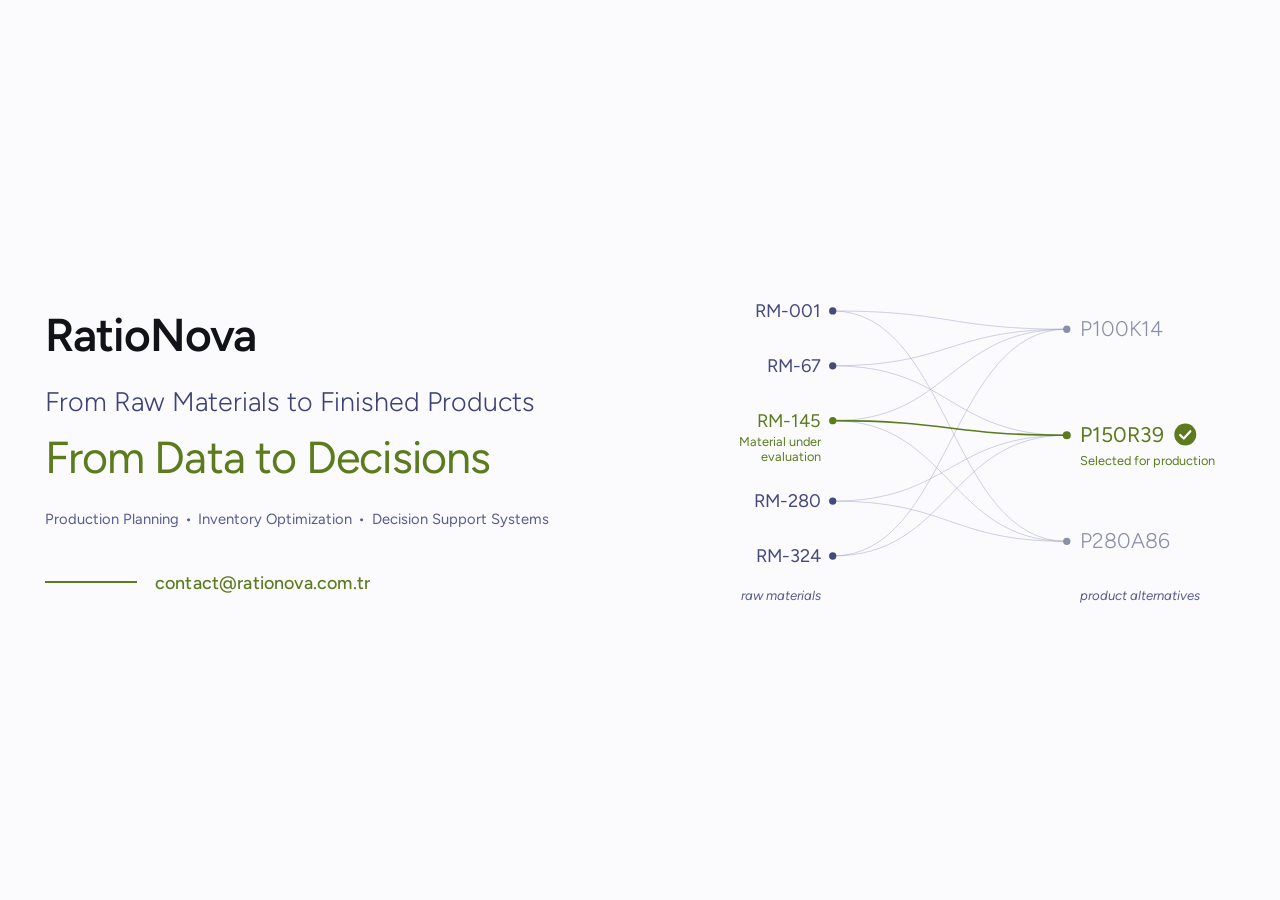
<file: index.html>
<!DOCTYPE html>
<html lang="en">
<head>
  <meta charset="UTF-8">
  <meta name="viewport" content="width=device-width, initial-scale=1.0">
  <title>RatioNova | From Data to Decisions</title>
  <meta name="description" content="RatioNova – üretim planlama, stok optimizasyonu ve karar destek sistemleri.">
  <link rel="canonical" href="https://rationova.com.tr/">

  <meta property="og:type" content="website">
  <meta property="og:title" content="RatioNova | From Data to Decisions">
  <meta property="og:description" content="From Raw Materials to Finished Products.">
  <meta property="og:url" content="https://rationova.com.tr/">
  <meta property="og:image" content="https://rationova.com.tr/logo.jpg">
  <meta property="og:locale" content="tr_TR">

  <link rel="preconnect" href="https://fonts.googleapis.com">
  <link rel="preconnect" href="https://fonts.gstatic.com" crossorigin>
  <link rel="stylesheet" href="https://fonts.googleapis.com/css2?family=Figtree:wght@300;400;500;600&display=swap">
  <style>
:root {
  --navy: #3d4174;
  --blue: #45497e;
  --teal: #5b7b1d;
  --lav: #575b8e;
  --muted: #74779c;
  --bg: #fbfbfd;
}
* { box-sizing: border-box; }
html, body { margin: 0; height: 100%; }
body {
  min-height: 100vh; min-height: 100svh;
  display: flex; flex-direction: column;
  background: var(--bg);
  color: var(--navy);
  font-family: "Figtree", "DM Sans", system-ui, -apple-system, "Segoe UI", Roboto, Arial, sans-serif;
  -webkit-font-smoothing: antialiased;
}

.stage {
  flex: 1;
  display: grid;
  grid-template-columns: minmax(0, 1.15fr) minmax(0, 1fr);
  align-items: center;
  gap: clamp(56px, 7vw, 128px);
  width: 100%; max-width: 1560px;
  margin: 0 auto;
  padding: clamp(32px, 6vh, 72px) clamp(20px, 3.5vw, 56px);
}

.brand { margin: 0 0 clamp(14px, 2.4vh, 22px); font-size: clamp(2rem, 3.6vw, 2.9rem); font-weight: 600; letter-spacing: -0.02em; color: #111318; }
.line1 { margin: 0; font-size: clamp(1.15rem, 2.1vw, 1.75rem); font-weight: 300; color: var(--navy); }
.line2 { margin: 0.35em 0 0; font-size: clamp(2.2rem, 3.5vw, 3.6rem); white-space: nowrap; font-weight: 400; line-height: 1.05; letter-spacing: -0.02em; color: var(--teal); }
.areas { margin: clamp(18px, 3vh, 30px) 0 0; font-size: clamp(0.9rem, 1.15vw, 1.1rem); white-space: nowrap; font-weight: 400; color: var(--lav); line-height: 1.6; }
.areas span { white-space: nowrap; }
.areas b { font-weight: 400; margin: 0 0.15em; }

.soon { display: flex; align-items: center; gap: 18px; margin-top: clamp(26px, 4.5vh, 44px); }
.soon::before { content: ""; width: 92px; height: 1.5px; background: var(--teal); flex-shrink: 0; }
.soon a { font-size: clamp(1.02rem, 1.4vw, 1.2rem); font-weight: 500; color: var(--teal); letter-spacing: 0.01em; text-decoration: none; }
.soon a:hover { text-decoration: underline; text-underline-offset: 4px; }

/* Diyagram */
.flow { width: 100%; height: auto; display: block; overflow: visible; }
.flow text { font-family: inherit; }
.rm { font-size: 25px; fill: var(--blue); font-weight: 400; }
.fg { font-size: 29px; fill: #8a8fa8; font-weight: 300; }
.fg.sel { fill: var(--teal); font-weight: 400; }
.note { font-size: 17.5px; fill: var(--teal); }
.cap { font-size: 18px; fill: var(--lav); font-style: italic; }
.edge { fill: none; stroke: #a4a7c8; stroke-width: 1.3; opacity: .55; }
.edge.hi { stroke: var(--teal); stroke-width: 2.2; opacity: 1; }

@media (prefers-reduced-motion: no-preference) {
  .edge { stroke-dasharray: 600; stroke-dashoffset: 600; animation: draw 1.6s ease-out forwards; }
  .edge:nth-of-type(2) { animation-delay: .1s } .edge:nth-of-type(3) { animation-delay: .2s }
  .edge:nth-of-type(4) { animation-delay: .3s } .edge:nth-of-type(5) { animation-delay: .4s }
  .edge:nth-of-type(6) { animation-delay: .5s } .edge:nth-of-type(7) { animation-delay: .6s }
  .edge:nth-of-type(8) { animation-delay: .7s } .edge:nth-of-type(9) { animation-delay: .8s } .edge:nth-of-type(10) { animation-delay: .9s }
  .edge.hi { animation-delay: 1s; animation-duration: 1.2s; }
  .check, .sel-note { opacity: 0; animation: fade .6s ease-out 2.1s forwards; }
}
@keyframes draw { to { stroke-dashoffset: 0; } }
@keyframes fade { to { opacity: 1; } }


@media (max-width: 1060px) {
  .stage { grid-template-columns: minmax(0, 1fr); gap: 36px; align-content: center; }
  .line2, .areas { white-space: normal; }
  .areas span { display: block; white-space: normal; }
  .areas b { display: none; }
  .flow { max-width: 520px; margin: 0 auto; }
}
  </style>
</head>
<body>
  <main class="stage">
    <section>
      <h1 class="brand">RatioNova</h1>
      <p class="line1">From Raw Materials to Finished Products</p>
      <p class="line2">From Data to Decisions</p>
      <p class="areas"><span>Production Planning</span> <b>•</b> <span>Inventory Optimization</span> <b>•</b> <span>Decision Support Systems</span></p>
      <div class="soon"><a href="mailto:contact@rationova.com.tr">contact@rationova.com.tr</a></div>
    </section>

    <svg class="flow" viewBox="0 0 700 440" role="img" aria-label="Hammaddelerden ürün alternatiflerine karar diyagramı">
      <path class="edge" d="M150 30 C 310 30, 310 55, 470 55"/>
      <path class="edge" d="M150 30 C 310 30, 310 345, 470 345"/>
      <path class="edge" d="M150 105 C 310 105, 310 200, 470 200"/>
      <path class="edge" d="M150 105 C 310 105, 310 55, 470 55"/>
      <path class="edge" d="M150 180 C 310 180, 310 55, 470 55"/>
      <path class="edge" d="M150 180 C 310 180, 310 345, 470 345"/>
      <path class="edge" d="M150 290 C 310 290, 310 200, 470 200"/>
      <path class="edge" d="M150 290 C 310 290, 310 345, 470 345"/>
      <path class="edge" d="M150 365 C 310 365, 310 55, 470 55"/>
      <path class="edge" d="M150 365 C 310 365, 310 200, 470 200"/>
      <path class="edge hi" d="M150 180 C 310 180, 310 200, 470 200"/>
      <circle cx="150" cy="30" r="5" fill="#45497e"/>
      <circle cx="150" cy="105" r="5" fill="#45497e"/>
      <circle cx="150" cy="180" r="5" fill="#5b7b1d"/>
      <circle cx="150" cy="290" r="5" fill="#45497e"/>
      <circle cx="150" cy="365" r="5" fill="#45497e"/>
      <circle cx="470" cy="55" r="5" fill="#8a8fa8"/>
      <circle cx="470" cy="200" r="5.5" fill="#5b7b1d"/>
      <circle cx="470" cy="345" r="5" fill="#8a8fa8"/>
      <text class="rm" x="134" y="38" text-anchor="end">RM-001</text>
      <text class="rm" x="134" y="113" text-anchor="end">RM-67</text>
      <text class="rm" x="134" y="188" text-anchor="end" style="fill:#5b7b1d">RM-145</text>
      <text class="rm" x="134" y="298" text-anchor="end">RM-280</text>
      <text class="rm" x="134" y="373" text-anchor="end">RM-324</text>
      <text class="note" x="134" y="214" text-anchor="end">Material under</text>
      <text class="note" x="134" y="235" text-anchor="end">evaluation</text>
      <text class="fg" x="488" y="64">P100K14</text>
      <text class="fg sel" x="488" y="209" id="selp">P150R39</text>
      <text class="fg" x="488" y="354">P280A86</text>
      <g class="check" id="chk" transform="translate(0,0)"><circle cx="632" cy="199" r="15" fill="#5b7b1d"/><path d="M625 199.5 l5 5 l9 -10" fill="none" stroke="#fff" stroke-width="3" stroke-linecap="round" stroke-linejoin="round"/></g>
      <text class="note sel-note" x="488" y="241">Selected for production</text>
      <text class="cap" x="134" y="425" text-anchor="end">raw materials</text>
      <text class="cap" x="488" y="425">product alternatives</text>
    </svg>
  </main>
</body>
</html>
</file>
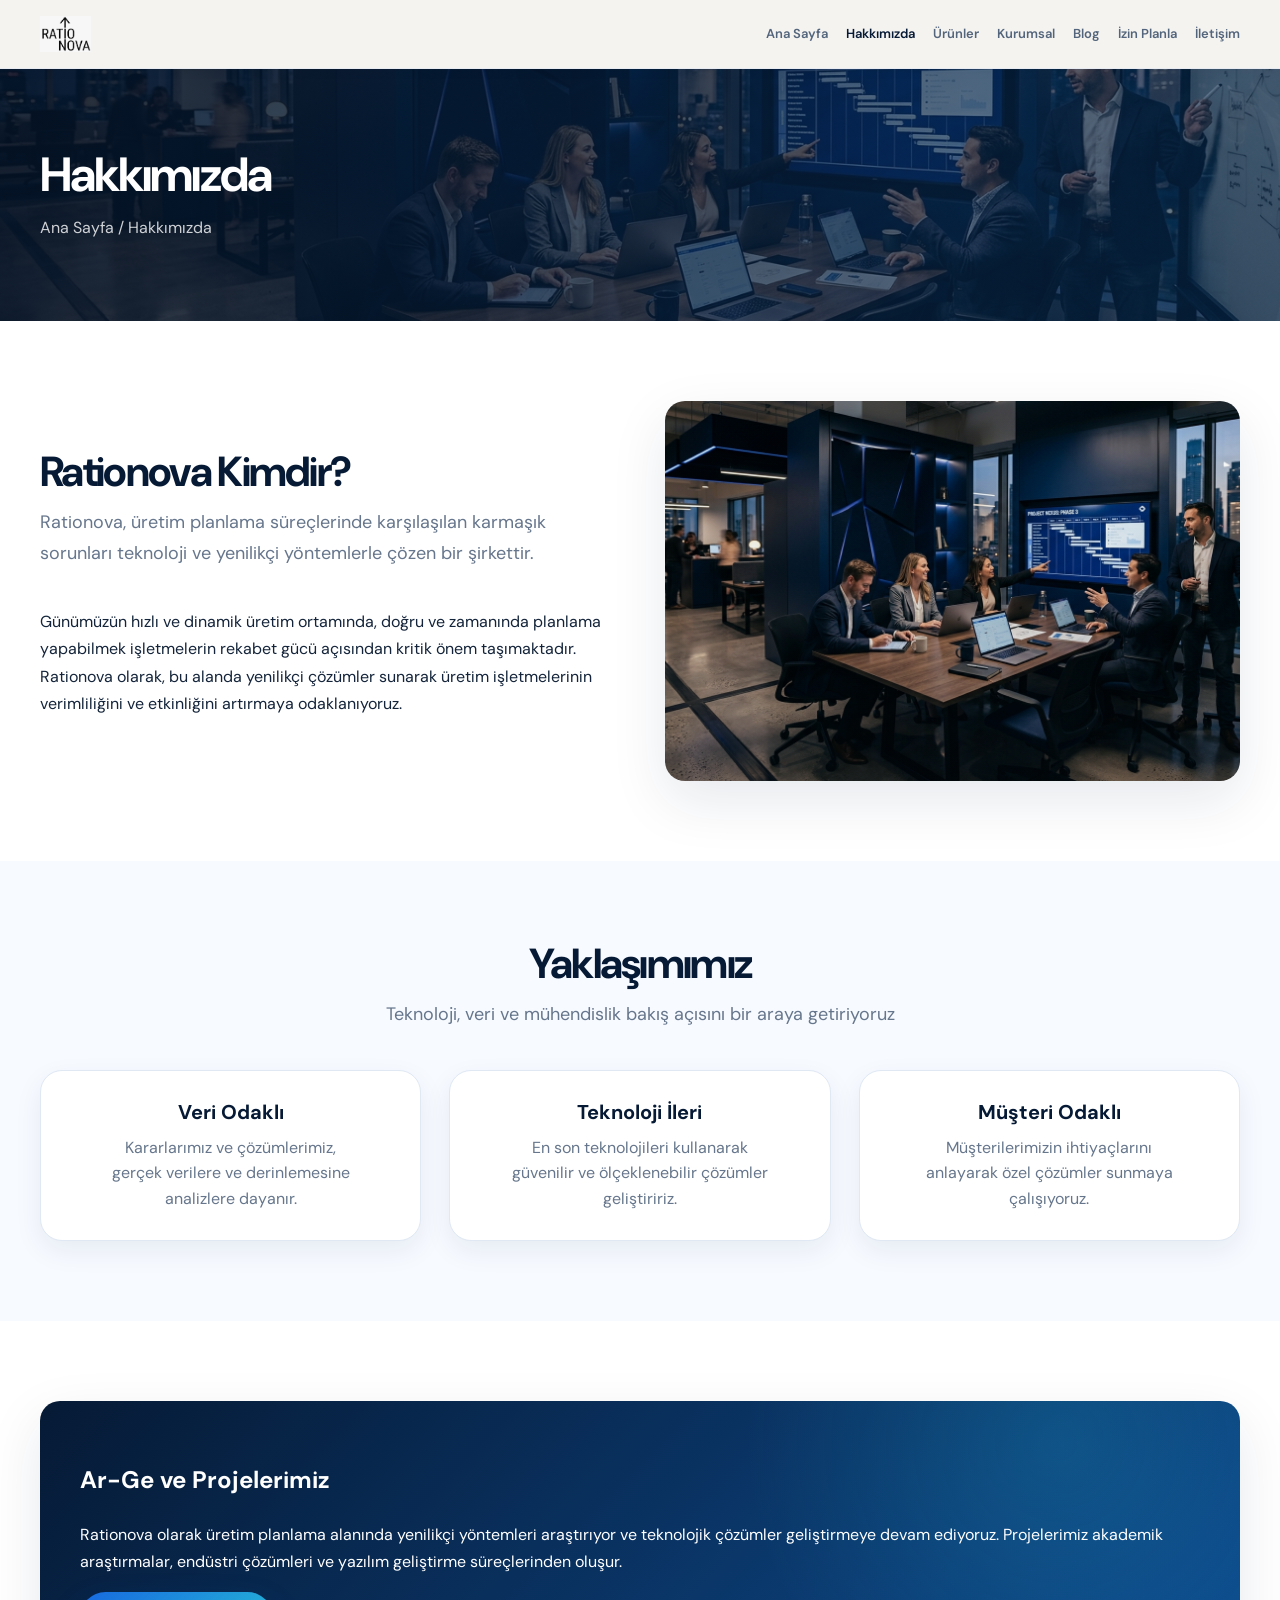
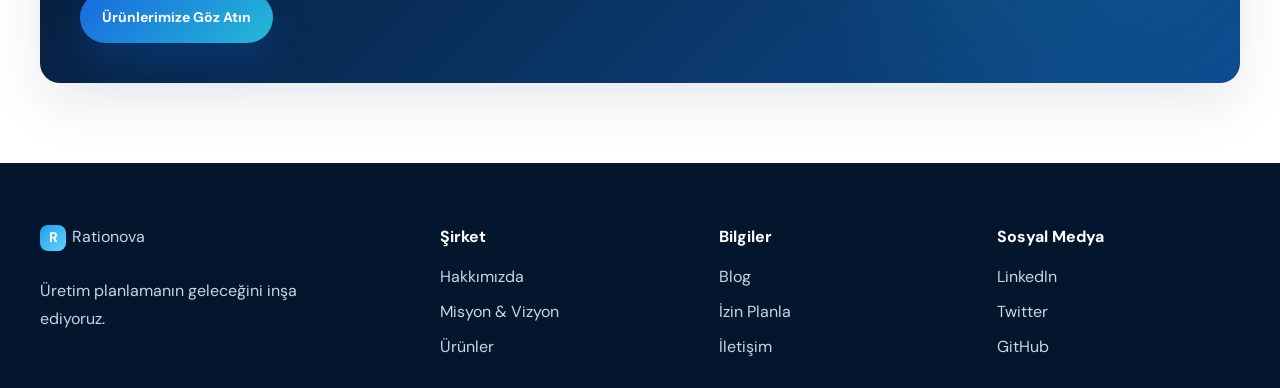
<file: hakkimizda.html>
<!DOCTYPE html>
<html lang="tr">
<head>
  <meta charset="UTF-8">
  <meta name="viewport" content="width=device-width, initial-scale=1.0">
  <title>Hakkımızda | Rationova</title>
  <link rel="stylesheet" href="style.css">
</head>
<body>
  <header class="site-header">
    <div class="container nav">
      <a class="logo" href="index.html"><img src="logo.jpg" alt="Rationova logosu"></a>
      <button class="menu-toggle" aria-label="Menüyü aç">☰</button>
      <nav class="nav-links">
        <a href="index.html">Ana Sayfa</a>
        <a class="active" href="hakkimizda.html">Hakkımızda</a>
        <a href="urunler.html">Ürünler</a>
        <a href="misyon-vizyon.html">Kurumsal</a>
        <a href="blog.html">Blog</a>
        <a href="izin-planla.html">İzin Planla</a>
        <a href="iletisim.html">İletişim</a>
      </nav>
    </div>
  </header>

  <section class="page-hero about-page-hero">
    <div class="container">
      <h1>Hakkımızda</h1>
      <p>Ana Sayfa / Hakkımızda</p>
    </div>
  </section>

  <section class="section">
    <div class="container">
      <div class="grid-2">
        <div>
          <div class="section-heading">
            <h2>Rationova Kimdir?</h2>
            <p>Rationova, üretim planlama süreçlerinde karşılaşılan karmaşık sorunları teknoloji ve yenilikçi yöntemlerle çözen bir şirkettir.</p>
          </div>
          <p>Günümüzün hızlı ve dinamik üretim ortamında, doğru ve zamanında planlama yapabilmek işletmelerin rekabet gücü açısından kritik önem taşımaktadır. Rationova olarak, bu alanda yenilikçi çözümler sunarak üretim işletmelerinin verimliliğini ve etkinliğini artırmaya odaklanıyoruz.</p>
        </div>
        <div class="image-panel about-image"></div>
      </div>
    </div>
  </section>

  <section class="section section-light">
    <div class="container">
      <div class="section-heading center">
        <h2>Yaklaşımımız</h2>
        <p>Teknoloji, veri ve mühendislik bakış açısını bir araya getiriyoruz</p>
      </div>
      <div class="grid-3">
        <div class="card">
          <h3>Veri Odaklı</h3>
          <p>Kararlarımız ve çözümlerimiz, gerçek verilere ve derinlemesine analizlere dayanır.</p>
        </div>
        <div class="card">
          <h3>Teknoloji İleri</h3>
          <p>En son teknolojileri kullanarak güvenilir ve ölçeklenebilir çözümler geliştiririz.</p>
        </div>
        <div class="card">
          <h3>Müşteri Odaklı</h3>
          <p>Müşterilerimizin ihtiyaçlarını anlayarak özel çözümler sunmaya çalışıyoruz.</p>
        </div>
      </div>
    </div>
  </section>

  <section class="section">
    <div class="container">
      <div class="product-feature">
        <h2>Ar-Ge ve Projelerimiz</h2>
        <p>Rationova olarak üretim planlama alanında yenilikçi yöntemleri araştırıyor ve teknolojik çözümler geliştirmeye devam ediyoruz. Projelerimiz akademik araştırmalar, endüstri çözümleri ve yazılım geliştirme süreçlerinden oluşur.</p>
        <a href="urunler.html" class="btn btn-primary">Ürünlerimize Göz Atın</a>
      </div>
    </div>
  </section>

  <footer class="site-footer">
    <div class="container">
      <div class="footer-grid">
        <div>
          <a class="logo footer-logo" href="index.html"><span class="logo-mark">R</span>Rationova</a>
          <p>Üretim planlamanın geleceğini inşa ediyoruz.</p>
        </div>
        <div>
          <h4>Şirket</h4>
          <a href="hakkimizda.html">Hakkımızda</a>
          <a href="misyon-vizyon.html">Misyon & Vizyon</a>
          <a href="urunler.html">Ürünler</a>
        </div>
        <div>
          <h4>Bilgiler</h4>
          <a href="blog.html">Blog</a>
          <a href="izin-planla.html">İzin Planla</a>
          <a href="iletisim.html">İletişim</a>
        </div>
        <div>
          <h4>Sosyal Medya</h4>
          <a href="#">LinkedIn</a>
          <a href="#">Twitter</a>
          <a href="#">GitHub</a>
        </div>
      </div>
    </div>
  </footer>

  <script src="script.js"></script>
</body>
</html>
</file>
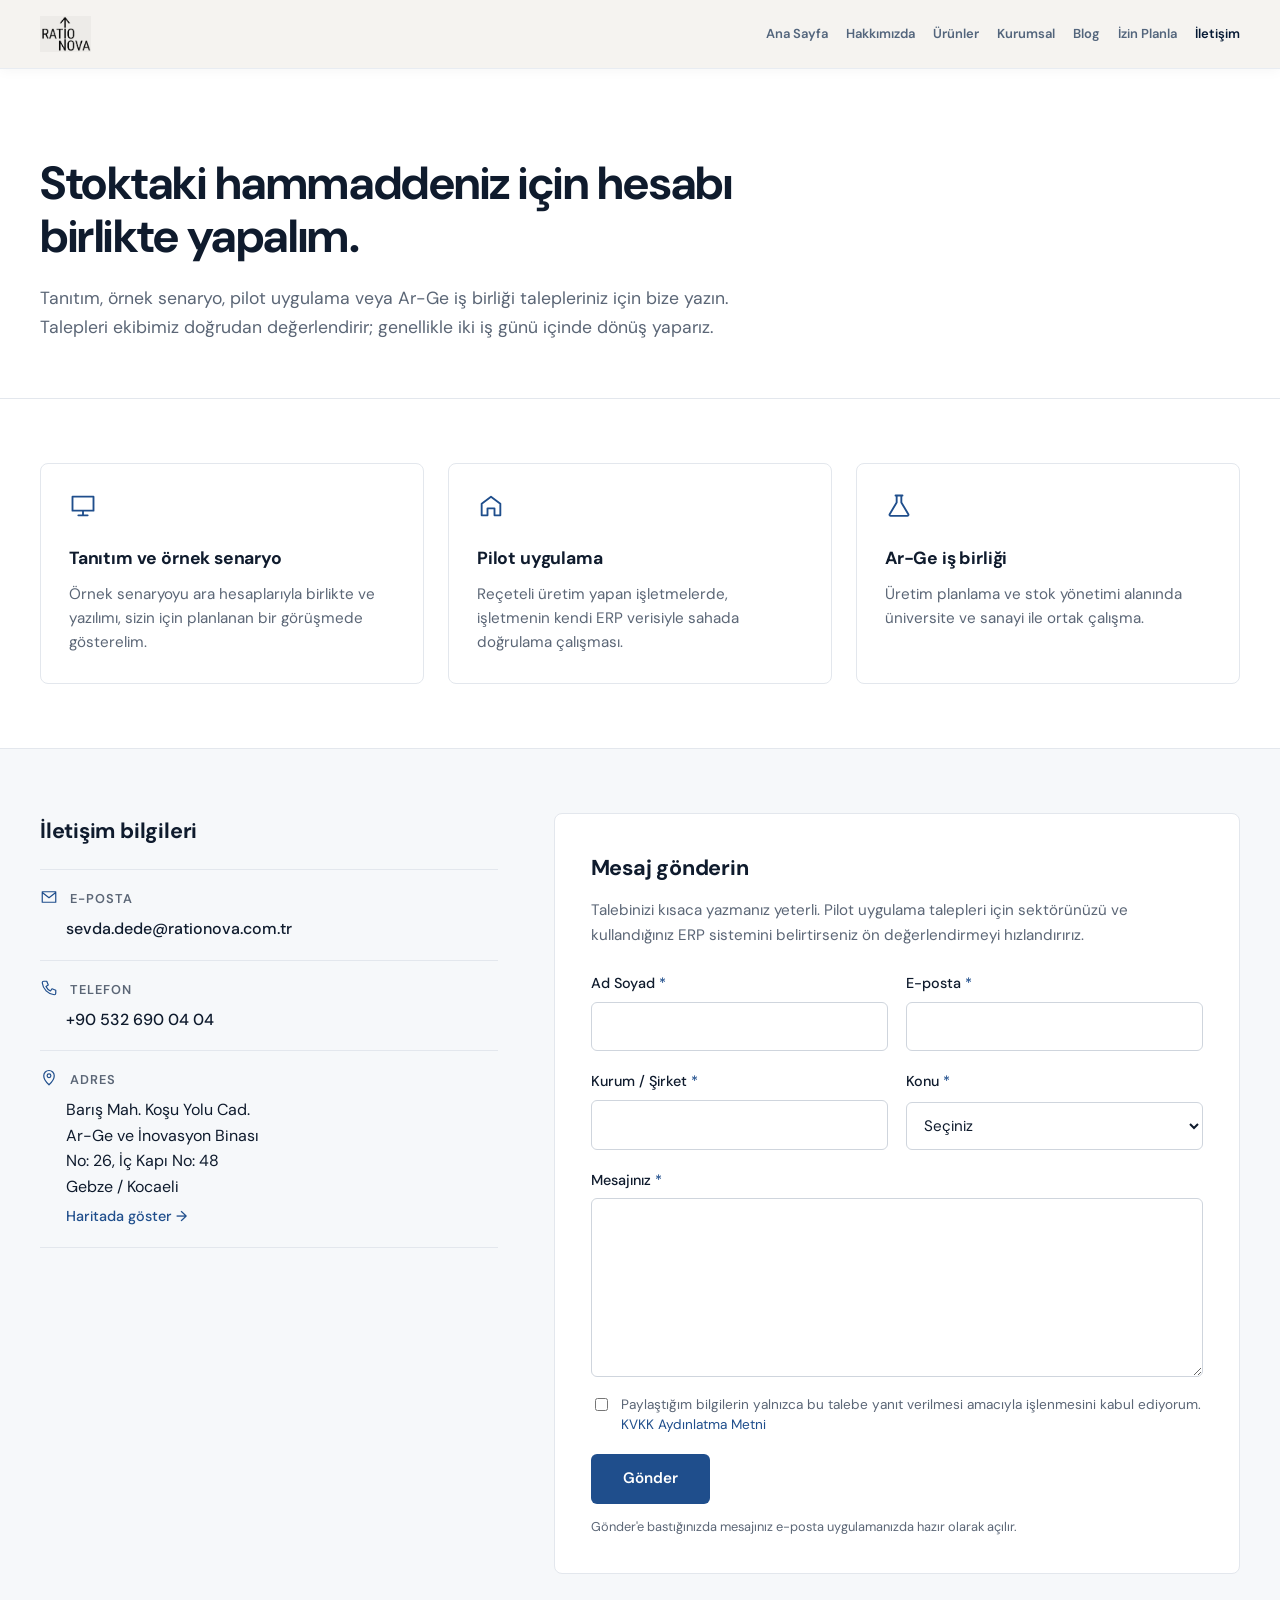
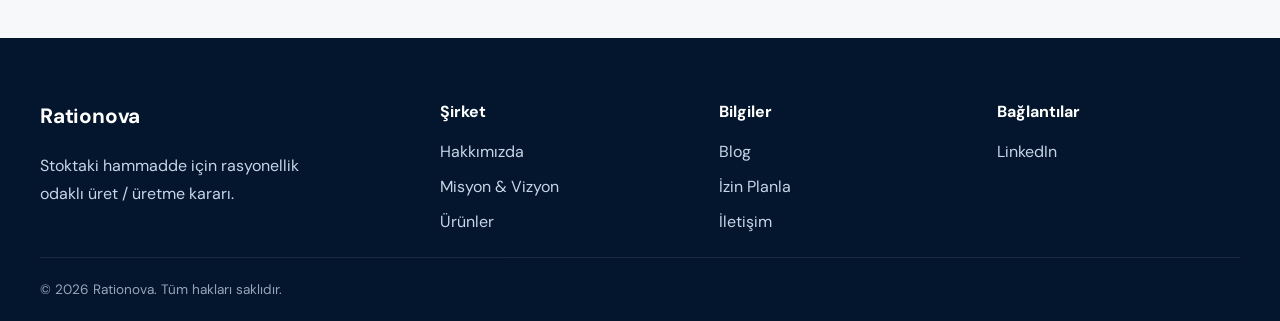
<file: iletisim.html>
<!DOCTYPE html>
<html lang="tr">
<head>
  <meta charset="UTF-8">
  <meta name="viewport" content="width=device-width, initial-scale=1.0">
  <title>İletişim | Rationova</title>
  <meta name="description" content="Rationova ile iletişime geçin: ürün tanıtımı, pilot uygulama ve Ar-Ge iş birliği talepleri için. Gebze / Kocaeli.">
  <link rel="canonical" href="https://rationova.com.tr/iletisim.html">

  <!-- Paylaşım önizlemesi (LinkedIn, WhatsApp vb.) -->
  <meta property="og:type" content="website">
  <meta property="og:title" content="İletişim | Rationova">
  <meta property="og:description" content="Stoktaki hammaddeler için izlenebilir üret / üretme kararı. Demo ve pilot uygulama talepleriniz için bize ulaşın.">
  <meta property="og:url" content="https://rationova.com.tr/iletisim.html">
  <meta property="og:image" content="https://rationova.com.tr/logo.jpg">
  <meta property="og:locale" content="tr_TR">

  <link rel="preconnect" href="https://fonts.googleapis.com">
  <link rel="preconnect" href="https://fonts.gstatic.com" crossorigin>
  <link rel="stylesheet" href="https://fonts.googleapis.com/css2?family=DM+Sans:opsz,wght@9..40,400;9..40,500;9..40,600;9..40,700&display=swap">
  <link rel="stylesheet" href="style.css">
  <style>
/* ============================================================
   Rationova – İletişim sayfası
   style.css'ten SONRA yüklenir. Tüm kurallar cx- önekiyle
   sınırlıdır; sitenin diğer sayfalarını etkilemez.
   ============================================================ */

.page-contact {
  --cx-ink: #0f1b2d;          /* ana metin */
  --cx-muted: #5b6676;        /* ikincil metin */
  --cx-line: #e3e7ed;         /* çizgiler */
  --cx-bg: #ffffff;
  --cx-bg-alt: #f6f8fa;
  --cx-accent: #1f4e8c;       /* kurumsal mavi – logonuzun rengine göre değiştirin */
  --cx-accent-dark: #163a69;
  --cx-error: #b42318;
  --cx-radius: 8px;
  font-family: "DM Sans", system-ui, -apple-system, "Segoe UI", Roboto, Arial, sans-serif;
  color: var(--cx-ink);
  background: var(--cx-bg);
}

.page-contact .site-header .logo img { mix-blend-mode: multiply; }

.page-contact h1,
.page-contact h2 { color: var(--cx-ink); letter-spacing: -0.01em; }

/* Erişilebilirlik: klavye kullanıcıları için atlama bağlantısı */
.skip-link {
  position: absolute; left: -9999px; top: 0;
  background: var(--cx-ink); color: #fff; padding: 8px 14px; z-index: 100;
}
.skip-link:focus { left: 16px; top: 16px; }

/* ---------- Başlık alanı ---------- */
.cx-hero {
  padding: 88px 0 56px;
  border-bottom: 1px solid var(--cx-line);
}
.cx-eyebrow {
  margin: 0 0 12px;
  font-size: 0.8rem; font-weight: 600;
  text-transform: uppercase; letter-spacing: 0.12em;
  color: var(--cx-accent);
}
.cx-hero h1 {
  margin: 0 0 20px;
  font-size: clamp(2rem, 4vw, 2.9rem);
  line-height: 1.15; font-weight: 700;
  max-width: 22ch;
}
.cx-lead {
  margin: 0; max-width: 60ch;
  font-size: 1.1rem; line-height: 1.65;
  color: var(--cx-muted);
}

/* ---------- Bölümler ---------- */
.cx-section { padding: 64px 0; }
.cx-section--alt {
  background: var(--cx-bg-alt);
  border-top: 1px solid var(--cx-line);
}

/* ---------- Konu kartları ---------- */
.cx-topics {
  display: grid;
  grid-template-columns: repeat(3, 1fr);
  gap: 24px;
}
.cx-topic {
  padding: 28px;
  border: 1px solid var(--cx-line);
  border-radius: var(--cx-radius);
  background: var(--cx-bg);
}
.cx-topic h2 { margin: 16px 0 8px; font-size: 1.1rem; }
.cx-topic p  { margin: 0; color: var(--cx-muted); line-height: 1.6; font-size: 0.95rem; }

.cx-icon {
  width: 28px; height: 28px;
  fill: none; stroke: var(--cx-accent);
  stroke-width: 1.6; stroke-linecap: round; stroke-linejoin: round;
}
.cx-icon--sm { width: 18px; height: 18px; vertical-align: -3px; margin-right: 8px; }

/* ---------- İki sütun: bilgiler + form ---------- */
.cx-grid {
  display: grid;
  grid-template-columns: 1fr 1.5fr;
  gap: 56px;
  align-items: start;
}
.cx-info h2, .cx-form-wrap h2 { margin: 0 0 20px; font-size: 1.35rem; }

.cx-list { margin: 0; }
.cx-item {
  padding: 18px 0;
  border-bottom: 1px solid var(--cx-line);
}
.cx-item:first-child { border-top: 1px solid var(--cx-line); }
.cx-item dt {
  font-size: 0.8rem; font-weight: 600;
  text-transform: uppercase; letter-spacing: 0.08em;
  color: var(--cx-muted); margin-bottom: 6px;
}
.cx-item dd { margin: 0 0 0 26px; line-height: 1.6; }
.cx-item address { font-style: normal; }
.cx-item a { color: var(--cx-ink); text-decoration: none; font-weight: 500; }
.cx-item a:hover { color: var(--cx-accent); text-decoration: underline; }
.cx-link { display: inline-block; margin-top: 6px; font-size: 0.9rem; color: var(--cx-accent) !important; }

/* ---------- Form ---------- */
.cx-form-wrap {
  background: var(--cx-bg);
  border: 1px solid var(--cx-line);
  border-radius: var(--cx-radius);
  padding: 36px;
}
.cx-muted { color: var(--cx-muted); line-height: 1.6; margin: -8px 0 24px; font-size: 0.95rem; }

.cx-form { display: grid; gap: 18px; }
.cx-row { display: grid; grid-template-columns: 1fr 1fr; gap: 18px; }
.cx-field { display: grid; gap: 6px; }
.cx-field label { font-size: 0.9rem; font-weight: 500; }
.cx-field label span { color: var(--cx-accent); }

.cx-field input,
.cx-field select,
.cx-field textarea {
  width: 100%; box-sizing: border-box;
  padding: 11px 13px;
  font: inherit; font-size: 0.95rem; color: var(--cx-ink);
  background: #fff;
  border: 1px solid #cfd5dd; border-radius: 6px;
  transition: border-color .15s, box-shadow .15s;
}
.cx-field textarea { resize: vertical; min-height: 140px; }
.cx-field input:focus,
.cx-field select:focus,
.cx-field textarea:focus {
  outline: none;
  border-color: var(--cx-accent);
  box-shadow: 0 0 0 3px rgba(31, 78, 140, 0.15);
}
.cx-form--checked :invalid { border-color: var(--cx-error); }

.cx-check { display: flex; gap: 10px; align-items: flex-start; font-size: 0.85rem; line-height: 1.5; color: var(--cx-muted); }
.cx-check input { margin-top: 3px; accent-color: var(--cx-accent); }
.cx-check a { color: var(--cx-accent); }

.cx-error { margin: 0; color: var(--cx-error); font-size: 0.9rem; }

.cx-btn {
  justify-self: start;
  padding: 12px 32px;
  font: inherit; font-weight: 600; font-size: 0.95rem;
  color: #fff; background: var(--cx-accent);
  border: 0; border-radius: 6px; cursor: pointer;
  transition: background .15s;
}
.cx-btn:hover { background: var(--cx-accent-dark); }
.cx-btn:focus-visible { outline: 3px solid rgba(31, 78, 140, 0.35); outline-offset: 2px; }

.cx-small { margin: -6px 0 0; font-size: 0.8rem; color: var(--cx-muted); }

/* ---------- Altbilgi ek ---------- */
.cx-wordmark {
  display: inline-block; margin-bottom: 8px;
  font-size: 1.3rem; font-weight: 700; letter-spacing: -0.01em;
  color: #fff !important; text-decoration: none;
}
.cx-copy {
  margin: 32px 0 0; padding-top: 20px;
  border-top: 1px solid rgba(127, 127, 127, 0.25);
  font-size: 0.85rem; opacity: 0.75;
  max-width: none !important;
}

/* ---------- Mobil ---------- */
@media (max-width: 900px) {
  .cx-topics { grid-template-columns: 1fr; }
  .cx-grid   { grid-template-columns: 1fr; gap: 40px; }
}
@media (max-width: 600px) {
  .cx-hero { padding: 56px 0 40px; }
  .cx-section { padding: 48px 0; }
  .cx-row { grid-template-columns: 1fr; }
  .cx-form-wrap { padding: 24px 20px; }
  .cx-btn { justify-self: stretch; }
}
  </style>

  <!-- Arama motorları için kurumsal bilgi -->
  <script type="application/ld+json">
  {
    "@context": "https://schema.org",
    "@type": "Organization",
    "name": "Rationova",
    "url": "https://rationova.com.tr",
    "logo": "https://rationova.com.tr/logo.jpg",
    "email": "sevda.dede@rationova.com.tr",
    "telephone": "+90-532-690-0404",
    "address": {
      "@type": "PostalAddress",
      "streetAddress": "Barış Mah. Koşu Yolu Cad. Ar-Ge ve İnovasyon Binası No: 26 İç Kapı No: 48",
      "addressLocality": "Gebze",
      "addressRegion": "Kocaeli",
      "addressCountry": "TR"
    }
  }
  </script>
</head>
<body class="page-contact">
  <a class="skip-link" href="#icerik">İçeriğe geç</a>

  <header class="site-header">
    <div class="container nav">
      <a class="logo" href="index.html" aria-label="Rationova ana sayfa">
        <img src="logo.jpg" alt="Rationova">
      </a>
      <button class="menu-toggle" aria-label="Menüyü aç" aria-expanded="false" aria-controls="ana-menu">☰</button>
      <nav class="nav-links" id="ana-menu" aria-label="Ana menü">
        <a href="index.html">Ana Sayfa</a>
        <a href="hakkimizda.html">Hakkımızda</a>
        <a href="urunler.html">Ürünler</a>
        <a href="misyon-vizyon.html">Kurumsal</a>
        <a href="blog.html">Blog</a>
        <a href="izin-planla.html">İzin Planla</a>
        <a class="active" href="iletisim.html" aria-current="page">İletişim</a>
      </nav>
    </div>
  </header>

  <main id="icerik">

    <!-- Sayfa başlığı -->
    <section class="cx-hero">
      <div class="container">
        <h1>Stoktaki hammaddeniz için hesabı birlikte yapalım.</h1>
        <p class="cx-lead">
          Tanıtım, örnek senaryo, pilot uygulama veya Ar-Ge iş birliği talepleriniz için bize yazın.
          Talepleri ekibimiz doğrudan değerlendirir; genellikle iki iş günü içinde dönüş yaparız.
        </p>
      </div>
    </section>

    <!-- Konu başlıkları -->
    <section class="cx-section">
      <div class="container">
        <div class="cx-topics">
          <article class="cx-topic">
            <svg class="cx-icon" viewBox="0 0 24 24" aria-hidden="true"><path d="M3 4h18v12H3zM8 20h8M12 16v4"/></svg>
            <h2>Tanıtım ve örnek senaryo</h2>
            <p>Örnek senaryoyu ara hesaplarıyla birlikte ve yazılımı, sizin için planlanan bir görüşmede gösterelim.</p>
          </article>
          <article class="cx-topic">
            <svg class="cx-icon" viewBox="0 0 24 24" aria-hidden="true"><path d="M4 20V10l8-6 8 6v10h-5v-6H9v6z"/></svg>
            <h2>Pilot uygulama</h2>
            <p>Reçeteli üretim yapan işletmelerde, işletmenin kendi ERP verisiyle sahada doğrulama çalışması.</p>
          </article>
          <article class="cx-topic">
            <svg class="cx-icon" viewBox="0 0 24 24" aria-hidden="true"><path d="M9 3h6M10 3v6L4 19a1 1 0 0 0 .9 1.5h14.2A1 1 0 0 0 20 19l-6-10V3"/></svg>
            <h2>Ar-Ge iş birliği</h2>
            <p>Üretim planlama ve stok yönetimi alanında üniversite ve sanayi ile ortak çalışma.</p>
          </article>
        </div>
      </div>
    </section>

    <!-- İletişim bilgileri + form -->
    <section class="cx-section cx-section--alt">
      <div class="container cx-grid">

        <aside class="cx-info" aria-labelledby="bilgi-baslik">
          <h2 id="bilgi-baslik">İletişim bilgileri</h2>

          <dl class="cx-list">
            <div class="cx-item">
              <dt>
                <svg class="cx-icon cx-icon--sm" viewBox="0 0 24 24" aria-hidden="true"><path d="M3 5h18v14H3zM3 6l9 7 9-7"/></svg>
                E-posta
              </dt>
              <dd><a href="mailto:sevda.dede@rationova.com.tr">sevda.dede@rationova.com.tr</a></dd>
            </div>

            <div class="cx-item">
              <dt>
                <svg class="cx-icon cx-icon--sm" viewBox="0 0 24 24" aria-hidden="true"><path d="M5 3h4l2 5-3 2a12 12 0 0 0 6 6l2-3 5 2v4a2 2 0 0 1-2 2A18 18 0 0 1 3 5a2 2 0 0 1 2-2z"/></svg>
                Telefon
              </dt>
              <dd><a href="tel:+905326900404">+90 532 690 04 04</a></dd>
            </div>

            <div class="cx-item">
              <dt>
                <svg class="cx-icon cx-icon--sm" viewBox="0 0 24 24" aria-hidden="true"><path d="M12 21s-7-6.2-7-12a7 7 0 0 1 14 0c0 5.8-7 12-7 12z"/><circle cx="12" cy="9" r="2.5"/></svg>
                Adres
              </dt>
              <dd>
                <address>
                  Barış Mah. Koşu Yolu Cad.<br>
                  Ar-Ge ve İnovasyon Binası<br>
                  No: 26, İç Kapı No: 48<br>
                  Gebze / Kocaeli
                </address>
                <a class="cx-link" href="https://www.google.com/maps/search/?api=1&query=Bar%C4%B1%C5%9F+Mah.+Ko%C5%9Fu+Yolu+Cad.+No%3A26+Gebze+Kocaeli" target="_blank" rel="noopener">Haritada göster →</a>
              </dd>
            </div>
          </dl>
        </aside>

        <div class="cx-form-wrap">
          <h2>Mesaj gönderin</h2>
          <p class="cx-muted">Talebinizi kısaca yazmanız yeterli. Pilot uygulama talepleri için sektörünüzü ve kullandığınız ERP sistemini belirtirseniz ön değerlendirmeyi hızlandırırız.</p>

          <form class="cx-form" id="iletisim-formu" novalidate>
            <div class="cx-row">
              <div class="cx-field">
                <label for="ad">Ad Soyad <span aria-hidden="true">*</span></label>
                <input type="text" id="ad" name="ad" autocomplete="name" required>
              </div>
              <div class="cx-field">
                <label for="eposta">E-posta <span aria-hidden="true">*</span></label>
                <input type="email" id="eposta" name="eposta" autocomplete="email" required>
              </div>
            </div>

            <div class="cx-row">
              <div class="cx-field">
                <label for="sirket">Kurum / Şirket <span aria-hidden="true">*</span></label>
                <input type="text" id="sirket" name="sirket" autocomplete="organization" required>
              </div>
              <div class="cx-field">
                <label for="konu">Konu <span aria-hidden="true">*</span></label>
                <select id="konu" name="konu" required>
                  <option value="" selected disabled>Seçiniz</option>
                  <option value="Örnek senaryo talebi" data-kod="senaryo">Örnek senaryo talebi</option>
                  <option value="Tanıtım talebi" data-kod="tanitim">Tanıtım talebi</option>
                  <option value="Pilot uygulama" data-kod="pilot">Pilot uygulama</option>
                  <option value="Ar-Ge iş birliği" data-kod="arge">Ar-Ge iş birliği</option>
                  <option value="Diğer">Diğer</option>
                </select>
              </div>
            </div>

            <div class="cx-field">
              <label for="mesaj">Mesajınız <span aria-hidden="true">*</span></label>
              <textarea id="mesaj" name="mesaj" rows="6" required></textarea>
            </div>

            <div class="cx-check">
              <input type="checkbox" id="kvkk" name="kvkk" required>
              <label for="kvkk">Paylaştığım bilgilerin yalnızca bu talebe yanıt verilmesi amacıyla işlenmesini kabul ediyorum. <a href="kvkk.html">KVKK Aydınlatma Metni</a></label>
            </div>

            <p class="cx-error" id="form-hata" role="alert" hidden>Lütfen yıldızlı alanları doldurun ve onay kutusunu işaretleyin.</p>

            <button type="submit" class="cx-btn">Gönder</button>
            <p class="cx-small">Gönder'e bastığınızda mesajınız e-posta uygulamanızda hazır olarak açılır.</p>
          </form>
        </div>

      </div>
    </section>
  </main>

  <footer class="site-footer">
    <div class="container">
      <div class="footer-grid">
        <div>
          <a class="logo footer-logo cx-wordmark" href="index.html">Rationova</a>
          <p>Stoktaki hammadde için rasyonellik odaklı üret / üretme kararı.</p>
        </div>
        <div>
          <h4>Şirket</h4>
          <a href="hakkimizda.html">Hakkımızda</a>
          <a href="misyon-vizyon.html">Misyon &amp; Vizyon</a>
          <a href="urunler.html">Ürünler</a>
        </div>
        <div>
          <h4>Bilgiler</h4>
          <a href="blog.html">Blog</a>
          <a href="izin-planla.html">İzin Planla</a>
          <a href="iletisim.html">İletişim</a>
        </div>
        <div>
          <h4>Bağlantılar</h4>
          <!-- Gerçek LinkedIn şirket sayfası adresiyle değiştirin; hesap yoksa bu satırı silin -->
          <a href="https://www.linkedin.com/company/rationova" target="_blank" rel="noopener">LinkedIn</a>
        </div>
      </div>
      <p class="cx-copy">© <span id="yil">2026</span> Rationova. Tüm hakları saklıdır.</p>
    </div>
  </footer>

  <script src="script.js"></script>
  <script>
    // Statik site (GitHub Pages) için form: mesajı e-posta uygulamasında hazırlar.
    (function () {
      var form = document.getElementById('iletisim-formu');
      var hata = document.getElementById('form-hata');
      var hedef = 'sevda.dede@rationova.com.tr';
      document.getElementById('yil').textContent = new Date().getFullYear();

      // Ana sayfadaki bağlantılardan gelen konuyu otomatik seç (ör. iletisim.html?konu=senaryo)
      try {
        var kod = new URLSearchParams(window.location.search).get('konu');
        if (kod) {
          var secenek = document.querySelector('#konu option[data-kod="' + kod + '"]');
          if (secenek) secenek.selected = true;
        }
      } catch (err) {}

      form.addEventListener('submit', function (e) {
        e.preventDefault();
        if (!form.checkValidity()) {
          hata.hidden = false;
          form.classList.add('cx-form--checked');
          return;
        }
        hata.hidden = true;
        var v = function (id) { return document.getElementById(id).value.trim(); };
        var konu = 'Web sitesi: ' + v('konu') + (v('sirket') ? ' – ' + v('sirket') : '');
        var govde = v('mesaj') + '\n\n—\n' + v('ad') +
                    (v('sirket') ? '\n' + v('sirket') : '') + '\n' + v('eposta');
        window.location.href = 'mailto:' + hedef +
          '?subject=' + encodeURIComponent(konu) +
          '&body=' + encodeURIComponent(govde);
      });
    })();
  </script>
</body>
</html>
</file>
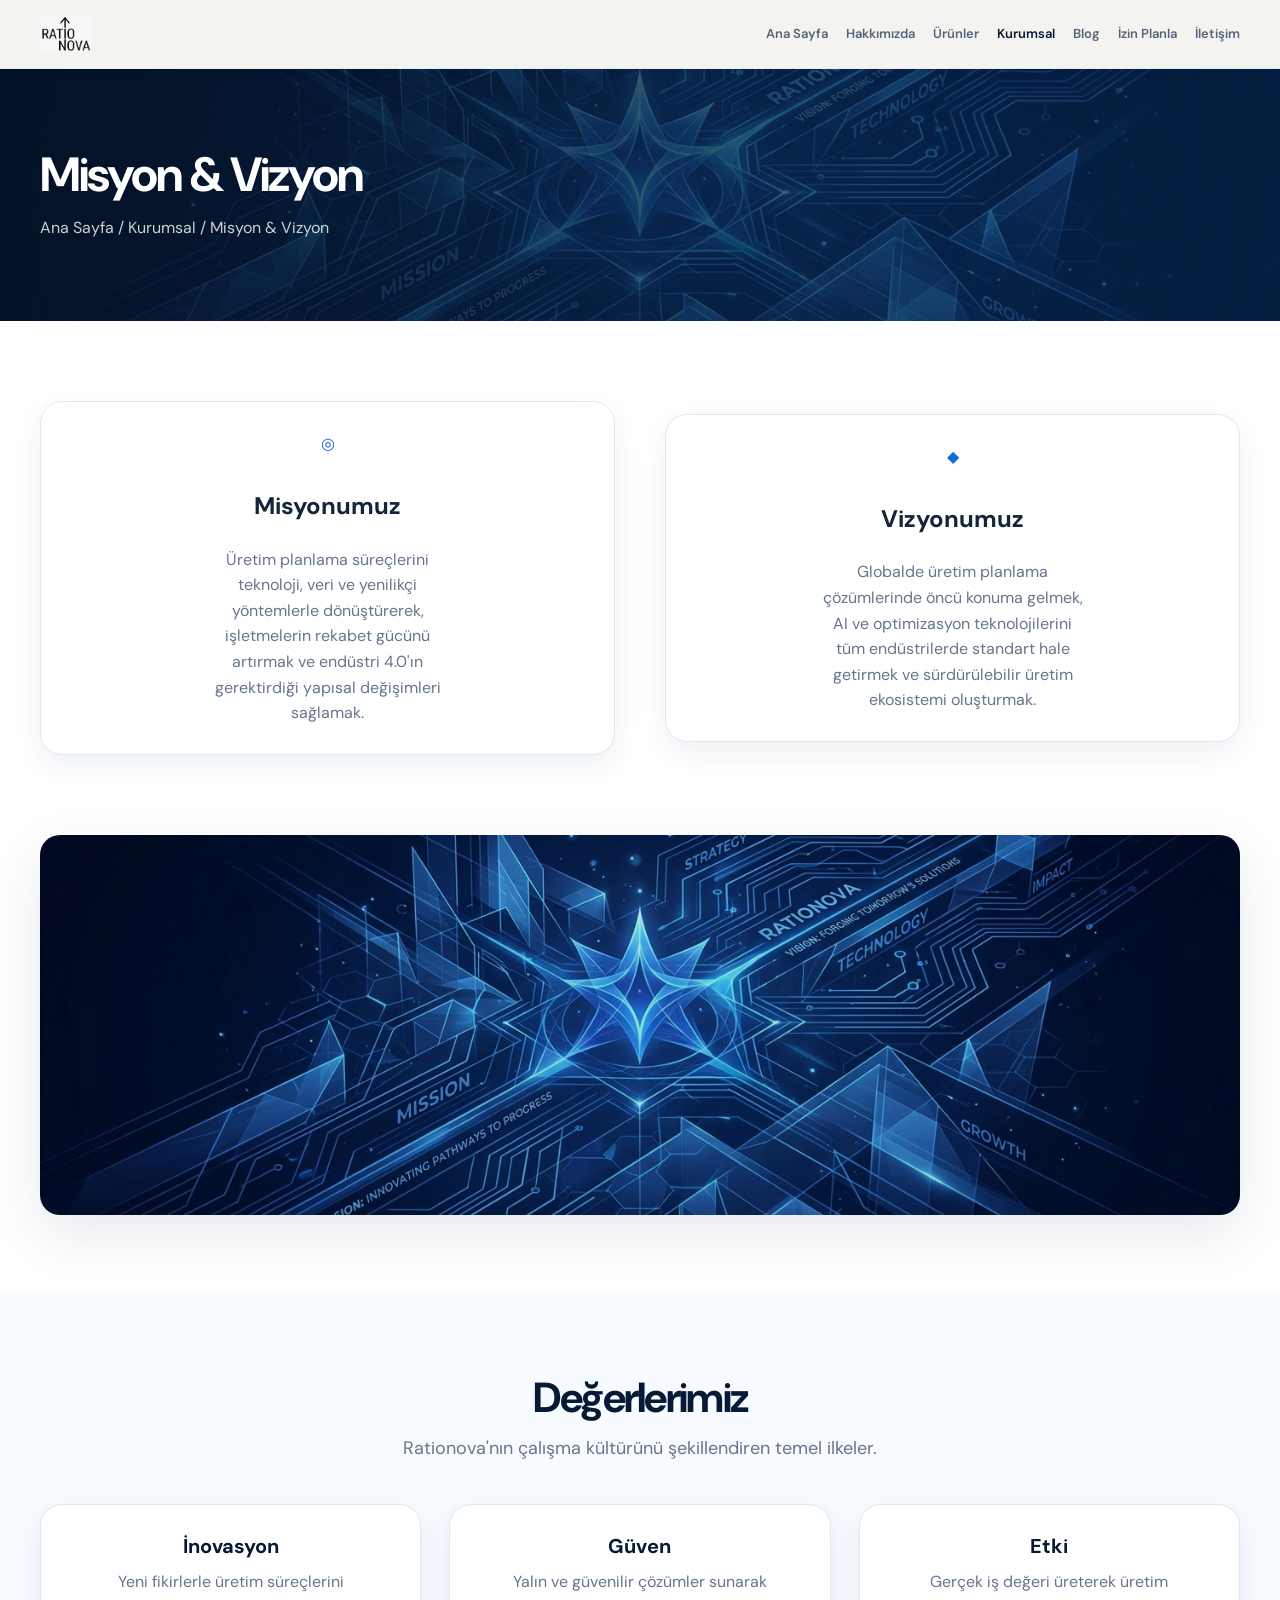
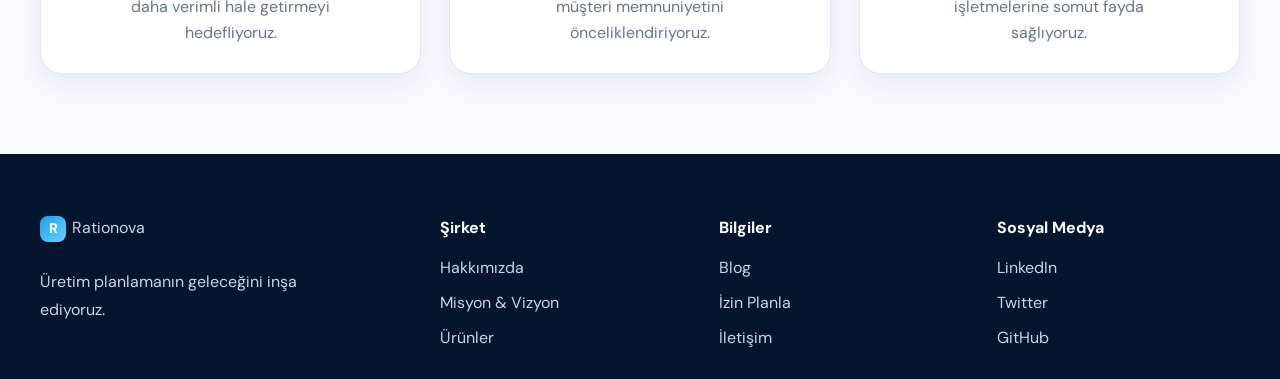
<file: misyon-vizyon.html>
<!DOCTYPE html>
<html lang="tr">
<head>
  <meta charset="UTF-8">
  <meta name="viewport" content="width=device-width, initial-scale=1.0">
  <title>Misyon & Vizyon | Rationova</title>
  <link rel="stylesheet" href="style.css">
</head>
<body>
  <header class="site-header">
    <div class="container nav">
      <a class="logo" href="index.html"><img src="logo.jpg" alt="Rationova logosu"></a>
      <button class="menu-toggle" aria-label="Menüyü aç">☰</button>
      <nav class="nav-links">
        <a href="index.html">Ana Sayfa</a>
        <a href="hakkimizda.html">Hakkımızda</a>
        <a href="urunler.html">Ürünler</a>
        <a class="active" href="misyon-vizyon.html">Kurumsal</a>
        <a href="blog.html">Blog</a>
        <a href="izin-planla.html">İzin Planla</a>
        <a href="iletisim.html">İletişim</a>
      </nav>
    </div>
  </header>

  <section class="page-hero mission-page-hero">
    <div class="container">
      <h1>Misyon & Vizyon</h1>
      <p>Ana Sayfa / Kurumsal / Misyon & Vizyon</p>
    </div>
  </section>

  <section class="section">
    <div class="container">
      <div class="grid-2">
        <div class="card">
          <div class="icon">◎</div>
          <h2>Misyonumuz</h2>
          <p>Üretim planlama süreçlerini teknoloji, veri ve yenilikçi yöntemlerle dönüştürerek, işletmelerin rekabet gücünü artırmak ve endüstri 4.0'ın gerektirdiği yapısal değişimleri sağlamak.</p>
        </div>
        <div class="card">
          <div class="icon">◆</div>
          <h2>Vizyonumuz</h2>
          <p>Globalde üretim planlama çözümlerinde öncü konuma gelmek, AI ve optimizasyon teknolojilerini tüm endüstrilerde standart hale getirmek ve sürdürülebilir üretim ekosistemi oluşturmak.</p>
        </div>
      </div>
    </div>
  </section>

  <section class="section corporate-visual">
    <div class="container">
      <div class="mission-image" role="img" aria-label="Rationova misyon ve vizyon görseli"></div>
    </div>
  </section>

  <section class="section section-light">
    <div class="container">
      <div class="section-heading center">
        <h2>Değerlerimiz</h2>
        <p>Rationova'nın çalışma kültürünü şekillendiren temel ilkeler.</p>
      </div>
      <div class="grid-3">
        <div class="card">
          <h3>İnovasyon</h3>
          <p>Yeni fikirlerle üretim süreçlerini daha verimli hale getirmeyi hedefliyoruz.</p>
        </div>
        <div class="card">
          <h3>Güven</h3>
          <p>Yalın ve güvenilir çözümler sunarak müşteri memnuniyetini önceliklendiriyoruz.</p>
        </div>
        <div class="card">
          <h3>Etki</h3>
          <p>Gerçek iş değeri üreterek üretim işletmelerine somut fayda sağlıyoruz.</p>
        </div>
      </div>
    </div>
  </section>

  <footer class="site-footer">
    <div class="container">
      <div class="footer-grid">
        <div>
          <a class="logo footer-logo" href="index.html"><span class="logo-mark">R</span>Rationova</a>
          <p>Üretim planlamanın geleceğini inşa ediyoruz.</p>
        </div>
        <div>
          <h4>Şirket</h4>
          <a href="hakkimizda.html">Hakkımızda</a>
          <a href="misyon-vizyon.html">Misyon & Vizyon</a>
          <a href="urunler.html">Ürünler</a>
        </div>
        <div>
          <h4>Bilgiler</h4>
          <a href="blog.html">Blog</a>
          <a href="izin-planla.html">İzin Planla</a>
          <a href="iletisim.html">İletişim</a>
        </div>
        <div>
          <h4>Sosyal Medya</h4>
          <a href="#">LinkedIn</a>
          <a href="#">Twitter</a>
          <a href="#">GitHub</a>
        </div>
      </div>
    </div>
  </footer>

  <script src="script.js"></script>
</body>
</html>
</file>
<file: style.css>
@import url('https://fonts.googleapis.com/css2?family=DM+Sans:wght@400;500;600;700&family=Manrope:wght@500;600;700;800&display=swap');

:root{
  --navy:#061a35;--navy-2:#0b2d59;--blue:#1769e0;--cyan:#25b9d6;--ice:#eef6ff;
  --text:#14243a;--muted:#66768c;--white:#fff;--bg:#f7faff;--border:#dfe8f3;
  --shadow:0 20px 55px rgba(9,39,78,.10);--shadow-sm:0 10px 28px rgba(9,39,78,.07);--radius:22px;
}

*{box-sizing:border-box}
html{scroll-behavior:smooth;font-size:16px}
body{margin:0;font-family:'DM Sans',Arial,sans-serif;color:var(--text);background:#fff;line-height:1.7;overflow-x:hidden}a{color:inherit;text-decoration:none}button{border:none;cursor:pointer;font:inherit}img{max-width:100%;display:block}
.container{width:min(100% - 48px, 1200px);margin:0 auto}
.site-header{
  position:sticky;top:0;z-index:1000;
  background:rgba(245,243,240,.96);
  border-bottom:1px solid rgba(223,232,243,.6);
  backdrop-filter:blur(12px);
  box-shadow:0 2px 12px rgba(0,0,0,.04);
}

.nav{
  min-height:68px;
  display:flex;
  align-items:center;
  justify-content:space-between;
  gap:16px;
}

.logo{
  display:flex;
  align-items:center;
  justify-content:center;
  flex-shrink:0;
  min-width:0;
  height:40px;
}

.logo img{
  width:auto;
  height:36px;
  max-width:72px;
  max-height:36px;
  object-fit:contain;
  display:block;
}

.menu-toggle{display:none;width:40px;height:40px;border-radius:6px;background:var(--ice);color:var(--navy);font-size:20px;transition:.3s;flex-shrink:0}.menu-toggle:hover{background:var(--border)}
.nav-links{display:flex;align-items:center;gap:18px;font-size:13px;font-weight:600;flex-wrap:nowrap}.nav-links a{color:#53657c;transition:.25s;white-space:nowrap}.nav-links a:hover,.nav-links a.active{color:var(--navy)}

.hero{position:relative;min-height:500px;display:flex;align-items:center;overflow:hidden;color:#fff;background:linear-gradient(90deg,rgba(4,19,39,.92) 0%,rgba(6,28,56,.78) 44%,rgba(6,28,56,.35) 100%),url('ana-sayfa.jpg') center/cover no-repeat}
.hero::before{content:"";position:absolute;inset:0;background:linear-gradient(120deg,rgba(8,33,60,.68),rgba(14,83,138,.18))}
.section{padding:80px 0}.section-light{background:var(--bg)}.section-heading{max-width:730px;margin-bottom:40px}.section-heading.center{margin-left:auto;margin-right:auto;text-align:center}.section-heading h2{margin:0 0 12px;font-size:42px;line-height:1.1;color:var(--navy);letter-spacing:-.04em}.section-heading p{margin:0;color:var(--muted);font-size:18px;line-height:1.7}
.grid-2{display:grid;grid-template-columns:1fr 1fr;gap:50px;align-items:center}.grid-3{display:grid;grid-template-columns:repeat(3,1fr);gap:28px}.grid-4{display:grid;grid-template-columns:repeat(4,1fr);gap:28px}
.card{display:flex;flex-direction:column;align-items:center;text-align:center;padding:28px 24px;background:#fff;border:1px solid var(--border);border-radius:var(--radius);box-shadow:var(--shadow-sm)}
.hero-content{position:relative;z-index:1;max-width:600px;padding:80px 0}
.eyebrow{display:inline-block;padding:6px 12px;border:1px solid rgba(255,255,255,.2);border-radius:100px;background:rgba(255,255,255,.06);font-size:12px;letter-spacing:.08em;text-transform:uppercase;font-weight:700}
.hero-content h1{margin:18px 0 18px;font-size:52px;line-height:1.08;font-weight:800;letter-spacing:-.05em}.hero-content h1 span{color:#6ecdf5}.hero-content p{margin:0 0 28px;font-size:18px;color:rgba(255,255,255,.82)}
.actions{display:flex;flex-wrap:wrap;gap:16px}.btn{display:inline-flex;align-items:center;justify-content:center;padding:14px 22px;border-radius:999px;font-weight:700;transition:.25s;font-size:14px}.btn:hover{transform:translateY(-1px)}.btn-primary{background:linear-gradient(135deg,var(--blue),var(--cyan));color:#fff;box-shadow:0 18px 36px rgba(23,105,224,.22)}.btn-secondary{background:#fff;color:var(--navy);border:1px solid rgba(255,255,255,.25)}
.icon-wrapper{display:flex;align-items:center;justify-content:center;width:72px;height:72px;border-radius:18px;background:var(--ice);margin:0 auto 18px}
.icon{width:36px;height:36px;color:var(--blue);stroke:currentColor;stroke-width:2;stroke-linecap:round;stroke-linejoin:round;fill:none;display:block}
.card h3{margin:0 0 10px;font-size:20px;color:var(--navy);text-align:center;line-height:1.3}.card p{margin:0;color:var(--muted);text-align:center;line-height:1.6;max-width:260px}
.image-panel{position:relative;min-height:380px;border-radius:20px;background:linear-gradient(180deg,transparent,rgba(6,26,53,.20)),url('hakkimizda.jpg') center/cover;box-shadow:var(--shadow)}
.about-image{background-image:linear-gradient(180deg,transparent,rgba(6,26,53,.16)),url('hakkimizda.jpg')}
.page-hero{position:relative;overflow:hidden;padding:80px 0;color:#fff;background:linear-gradient(100deg,rgba(4,19,39,.92),rgba(8,45,87,.70)),url('ana-sayfa.jpg') center/cover;background-size:cover}
.page-hero h1{margin:0 0 12px;font-size:48px;line-height:1.1;letter-spacing:-.04em}.page-hero p{margin:0;color:rgba(255,255,255,.8)}
.product-feature{padding:40px;border-radius:20px;color:#fff;background:radial-gradient(circle at 85% 15%,rgba(37,185,214,.18),transparent 30%),linear-gradient(135deg,#061a35,#0d4b8f);box-shadow:var(--shadow)}
.article-card{overflow:hidden;padding:0}.article-image{display:block;width:100%;height:200px;background-size:cover;background-position:center;background-repeat:no-repeat;transition:.4s}.article-card:hover .article-image{transform:scale(1.03)}.article-card .article-body{padding:22px 22px 26px}.article-card .meta{display:inline-block;margin-bottom:8px;color:var(--blue);font-size:12px;font-weight:700;letter-spacing:.08em;text-transform:uppercase}.article-card h3{margin:0 0 10px;font-size:22px;line-height:1.25;color:var(--navy)}.article-card p{margin:0;color:var(--muted);line-height:1.65}.blog-image{background-image:linear-gradient(180deg,rgba(6,26,53,.08),rgba(6,26,53,.12)),url('blog.jpg')}.product-image{background-image:linear-gradient(180deg,rgba(6,26,53,.06),rgba(6,26,53,.14)),url('urun.jpg')}.mission-image{background-image:linear-gradient(180deg,rgba(6,26,53,.06),rgba(6,26,53,.16)),url('misyon-vizyon.jpg')}
.newsletter{position:relative;overflow:hidden;padding:48px;border-radius:20px;color:#fff;background:radial-gradient(circle at 90% 0,rgba(37,185,214,.25),transparent 30%),linear-gradient(135deg,#061a35,#0b2d59)}
.newsletter h2{margin:0 0 10px;font-size:38px;line-height:1.1}.newsletter p{margin:0 0 20px;color:rgba(255,255,255,.78)}.newsletter-form{display:flex;gap:14px;flex-wrap:wrap}.newsletter-form input{flex:1 1 260px;min-width:0;padding:15px 18px;border-radius:999px;border:1px solid rgba(255,255,255,.18);background:rgba(255,255,255,.1);color:#fff}.newsletter-form input::placeholder{color:rgba(255,255,255,.7)}.newsletter-form button{padding:15px 22px}
.site-footer{padding:60px 0 20px;color:#b8c8da;background:#04162d}.footer-grid{display:grid;grid-template-columns:1.5fr 1fr 1fr 1fr;gap:36px}.footer-logo{color:#fff}.site-footer h4{margin:0 0 12px;font-size:16px;color:#fff}.site-footer a{display:block;color:#c6d5e7;margin:0 0 8px}.site-footer p{margin-top:14px;color:#c6d5e7;max-width:300px}.site-footer .logo-mark{display:inline-flex;align-items:center;justify-content:center;width:26px;height:26px;margin-right:6px;border-radius:8px;background:linear-gradient(135deg,#1f9fe9,#63d3ff);color:#fff;font-weight:800;font-size:14px}
.about-page-hero{background-image:linear-gradient(100deg,rgba(4,19,39,.88),rgba(8,45,87,.60)),url('hakkimizda.jpg')}.mission-page-hero{background-image:linear-gradient(100deg,rgba(4,19,39,.88),rgba(8,45,87,.60)),url('misyon-vizyon.jpg')}
.corporate-visual{padding-top:0}.corporate-visual .mission-image{min-height:380px;border-radius:20px;background-size:cover;background-position:center;box-shadow:var(--shadow)}

.blog-container{display:grid;grid-template-columns:1.9fr .9fr;gap:32px;align-items:start}
.blog-posts{display:flex;flex-direction:column;gap:28px}
.blog-post{background:#fff;border:1px solid var(--border);border-radius:22px;overflow:hidden;box-shadow:var(--shadow-sm)}
.blog-post.featured{display:grid;grid-template-columns:1.2fr 1fr}
.blog-image{min-height:220px;background-size:cover;background-position:center}
.blog-content{padding:24px 24px 28px}
.blog-meta{display:flex;justify-content:space-between;align-items:center;gap:10px;margin-bottom:12px;font-size:12px;color:var(--muted);text-transform:uppercase;letter-spacing:.06em}
.blog-meta .category{color:var(--blue);font-weight:700}
.blog-content h2{margin:0 0 14px;font-size:30px;line-height:1.2;color:var(--navy)}
.blog-content p{margin:0 0 18px;color:var(--muted)}
.read-more{color:var(--blue);font-weight:700}
.sidebar-widget{background:#fff;border:1px solid var(--border);border-radius:20px;padding:22px;box-shadow:var(--shadow-sm)}
.blog-sidebar{display:flex;flex-direction:column;gap:22px;position:sticky;top:90px}
.sidebar-widget h3{margin:0 0 16px;font-size:22px;color:var(--navy)}
.category-list,.recent-posts{list-style:none;margin:0;padding:0;display:flex;flex-direction:column;gap:12px}
.category-list li a,.recent-posts li a{color:var(--muted);font-weight:600}
.newsletter-widget{background:linear-gradient(135deg,#061a35,#0b2d59);color:#fff}
.newsletter-widget h3,.newsletter-widget p{color:#fff}.newsletter-form-small{display:flex;flex-direction:column;gap:10px;margin-top:12px}.newsletter-form-small input{padding:12px 14px;border:1px solid rgba(255,255,255,.15);border-radius:12px;background:rgba(255,255,255,.06);color:#fff}.newsletter-form-small input::placeholder{color:rgba(255,255,255,.7)}.newsletter-form-small button{padding:12px 16px;border-radius:12px;align-self:flex-start}

.contact-wrapper{display:grid;grid-template-columns:1.05fr 1.2fr;gap:32px;align-items:start}
.contact-info,.contact-form-section{background:#fff;border:1px solid var(--border);border-radius:22px;padding:28px;box-shadow:var(--shadow-sm)}
.info-section h2,.contact-form-section h2{margin:0 0 12px;color:var(--navy);font-size:30px;line-height:1.2}
.info-section p,.contact-form-section p{margin:0 0 20px;color:var(--muted)}
.info-grid{display:grid;grid-template-columns:repeat(2,1fr);gap:18px;margin-top:24px}
.info-card{padding:20px 18px;border:1px solid var(--border);border-radius:18px;background:var(--bg)}
.info-icon{font-size:28px;margin-bottom:8px}
.info-card h3{margin:0 0 8px;font-size:18px;color:var(--navy)}
.info-card p{margin:0;color:var(--muted);line-height:1.6}
.info-card a{color:var(--blue);font-weight:600}
.contact-form{display:flex;flex-direction:column;gap:16px}
.form-group{display:flex;flex-direction:column;gap:8px}
.form-group label{font-weight:700;color:var(--navy)}
.form-group input,.form-group select,.form-group textarea{width:100%;padding:14px 16px;border:1px solid var(--border);border-radius:12px;background:#fff;color:var(--text);font:inherit;resize:vertical}.form-group input:focus,.form-group select:focus,.form-group textarea:focus{outline:none;border-color:rgba(23,105,224,.5);box-shadow:0 0 0 4px rgba(23,105,224,.08)}
.form-group.checkbox{flex-direction:row;align-items:flex-start;gap:10px}
.form-group.checkbox input{width:18px;height:18px;flex-shrink:0;margin-top:3px}
.form-group.checkbox label{font-weight:500;line-height:1.5}
.form-group.checkbox a{color:var(--blue)}
.btn-large{width:fit-content;padding:14px 28px}

.faq-grid{display:grid;grid-template-columns:repeat(2,1fr);gap:20px}
.faq-item{background:#fff;border:1px solid var(--border);border-radius:20px;padding:22px;box-shadow:var(--shadow-sm)}
.faq-item h3{margin:0 0 8px;color:var(--navy);font-size:20px}.faq-item p{margin:0;color:var(--muted)}

@media(max-width:1000px){.nav-links{gap:12px;font-size:12px}.grid-4{grid-template-columns:repeat(2,1fr)}.grid-3{grid-template-columns:repeat(2,1fr)}.grid-2{gap:40px}.footer-grid{grid-template-columns:1fr 1fr}.blog-container{grid-template-columns:1fr}.blog-sidebar{position:static}.contact-wrapper{grid-template-columns:1fr}} 
@media(max-width:760px){.container{width:min(100% - 24px,100%);padding:0 12px}.nav{min-height:60px;gap:12px}.logo img{max-width:58px;height:28px}.menu-toggle{display:block;width:36px;height:36px;border-radius:10px}.nav-links{position:absolute;top:100%;left:12px;right:12px;display:none;flex-direction:column;align-items:flex-start;padding:18px 16px;background:#fff;border:1px solid var(--border);border-radius:16px;box-shadow:var(--shadow-sm)}.nav.open .nav-links{display:flex}.hero{min-height:420px}.hero-content{padding:50px 0}.hero-content h1{font-size:34px}.section-heading h2{font-size:32px}.page-hero h1{font-size:34px}.grid-4,.grid-3,.grid-2,.info-grid,.faq-grid,.footer-grid{grid-template-columns:1fr}.newsletter-form{flex-direction:column}.newsletter h2{font-size:28px}.article-card .article-body h3{font-size:18px}} 
@media(max-width:480px){.logo img{max-width:52px;height:24px}.hero-content h1{font-size:24px;line-height:1.1}.section-heading h2{font-size:20px}.page-hero h1{font-size:24px}.btn{padding:9px 14px;}}
</file>
